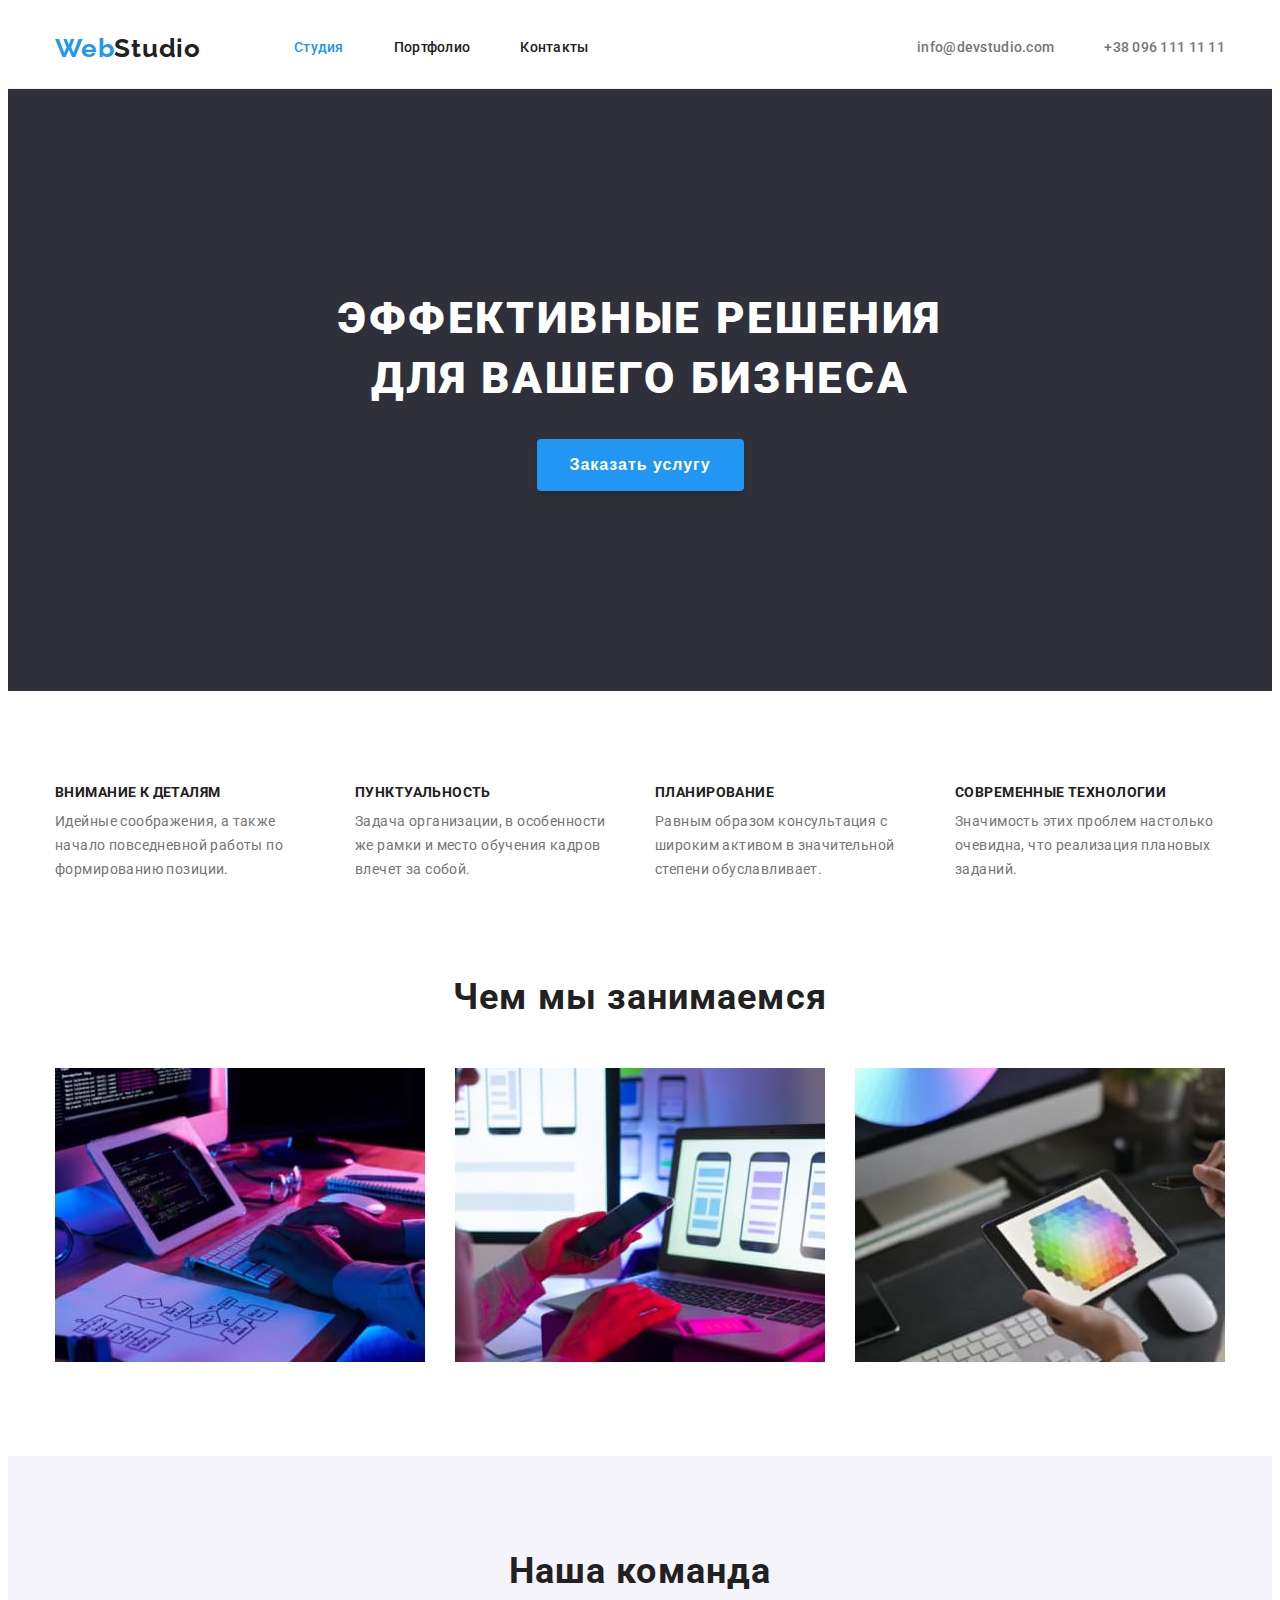
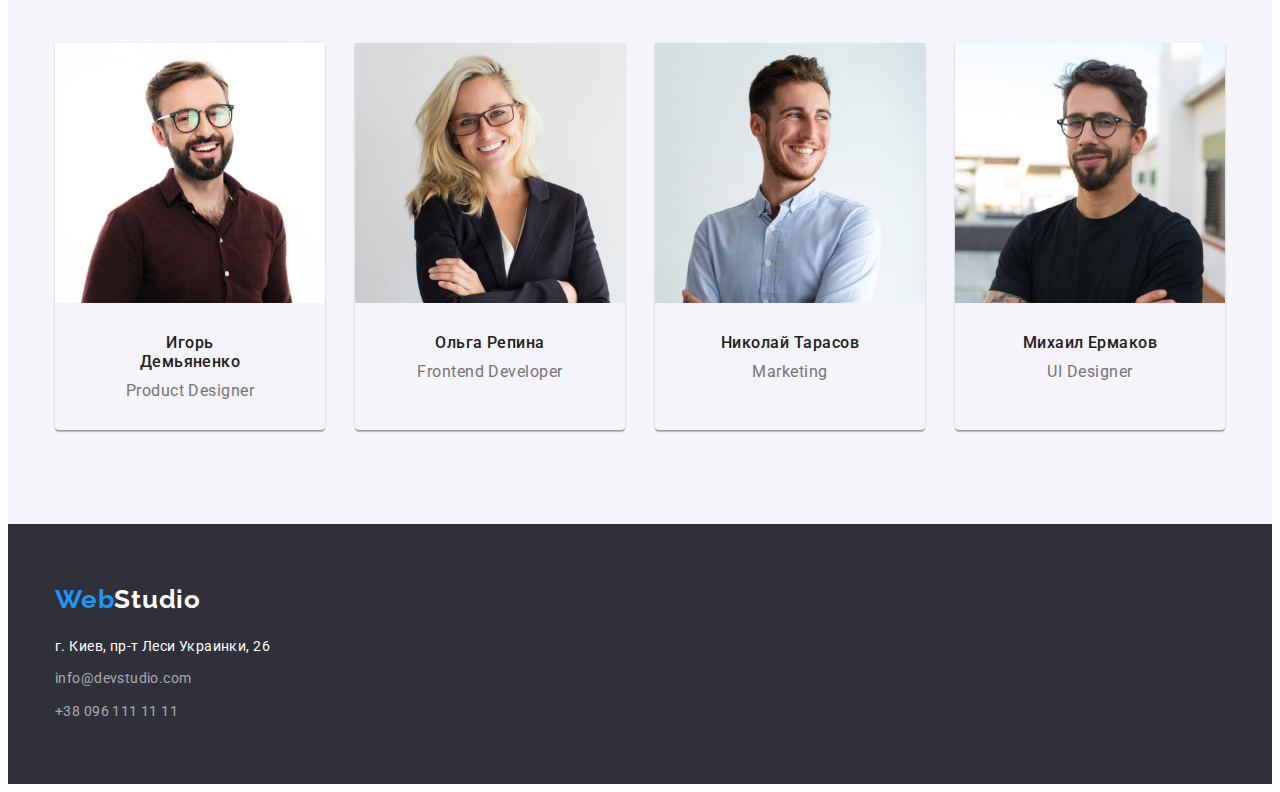
<file: index.html>
<!DOCTYPE html>
<html lang="ru">
  <head>
    <meta charset="UTF-8" />
    <meta http-equiv="X-UA-Compatible" content="IE=edge" />
    <meta name="viewport" content="width=device-width, initial-scale=1.0" />
    <title>WebStudio</title>

    <link rel="preconnect" href="https://fonts.googleapis.com" />
    <link rel="preconnect" href="https://fonts.gstatic.com" crossorigin />
    <link
      href="https://fonts.googleapis.com/css2?family=Raleway:wght@700&family=Roboto:wght@400;500;700;900&display=swap"
      rel="stylesheet"
    />

    <link
      rel="stylesheet"
      href="https://cdnjs.cloudflare.com/ajax/libs/modern-normalize/1.1.0/modern-normalize.min.css"
      integrity="sha512-wpPYUAdjBVSE4KJnH1VR1HeZfpl1ub8YT/NKx4PuQ5NmX2tKuGu6U/JRp5y+Y8XG2tV+wKQpNHVUX03MfMFn9Q=="
      crossorigin="anonymous"
      referrerpolicy="no-referrer"
    />
    <link rel="stylesheet" href="./css/styles.css" />
  </head>
  <body class="page">
    <!-- header -->

    <header class="header">
      <div class="container header-container">
        <a class="header-logo link" href="./index.html" lang="en">
          Web<span class="additional-logo-color">Studio</span>
        </a>

        <nav class="navigation">
          <ul class="navigation-list list">
            <li class="navigation-list-item">
              <a class="navigation-list-link link current" href="./index.html">Студия</a>
            </li>
            <li class="navigation-list-item">
              <a class="navigation-list-link link" href="./portfolio.html">Портфолио</a>
            </li>
            <li class="navigation-list-item">
              <a class="navigation-list-link link" href="">Контакты</a>
            </li>
          </ul>
        </nav>

        <ul class="header-contacts-list list">
          <li class="header-contacts-list-item">
            <a class="header-contacts-list-link link" href="mailto:info@devstudio.com"
              >info@devstudio.com</a
            >
          </li>
          <li class="header-contacts-list-item">
            <a class="header-contacts-list-link link" href="tel:+380961111111">+38 096 111 11 11</a>
          </li>
        </ul>
      </div>
    </header>

    <main>
      <!-- hero -->

      <section class="hero">
        <div class="container">
          <h1 class="hero-title title-no-margin">
            Эффективные решения <br />
            для вашего бизнеса
          </h1>
          <button class="hero-btn" type="button">Заказать услугу</button>
        </div>
      </section>

      <!-- about-us -->

      <section class="about-us">
        <div class="container">
          <h2 class="hidden">O нас</h2>
          <ul class="about-us-list list">
            <li class="about-us-list-item">
              <h3 class="about-us-list-title title-no-margin">Внимание к деталям</h3>
              <p class="about-us-list-descr p-no-margin">
                Идейные соображения, а также <br />
                начало повседневной работы по формированию позиции.
              </p>
            </li>
            <li class="about-us-list-item">
              <h3 class="about-us-list-title title-no-margin">Пунктуальность</h3>
              <p class="about-us-list-descr p-no-margin">
                Задача организации, в особенности же рамки и место обучения кадров влечет за собой.
              </p>
            </li>
            <li class="about-us-list-item">
              <h3 class="about-us-list-title title-no-margin">Планирование</h3>
              <p class="about-us-list-descr p-no-margin">
                Равным образом консультация с широким активом в значительной степени обуславливает.
              </p>
            </li>
            <li class="about-us-list-item">
              <h3 class="about-us-list-title title-no-margin">Современные технологии</h3>
              <p class="about-us-list-descr p-no-margin">
                Значимость этих проблем настолько очевидна, что реализация плановых заданий.
              </p>
            </li>
          </ul>
        </div>
      </section>

      <!-- our-work -->

      <section class="our-work">
        <div class="container">
          <h2 class="our-work-title title-no-margin">Чем мы занимаемся</h2>
          <ul class="our-work-list list">
            <li class="our-work-list-item">
              <img
                class="our-work-list-img"
                src="./images/our-work/our-work-img-1.jpg"
                alt="разработка приложения"
                width="370"
                height="294"
              />
            </li>
            <li class="our-work-list-item">
              <img
                class="our-work-list-img"
                src="./images/our-work/our-work-img-2.jpg"
                alt="тестировка приложения"
                width="370"
                height="294"
              />
            </li>
            <li class="our-work-list-item">
              <img
                class="our-work-list-img"
                src="./images/our-work/our-work-img-3.jpg"
                alt="графическое редактирование"
                width="370"
                height="294"
              />
            </li>
          </ul>
        </div>
      </section>

      <!-- our-team -->

      <section class="our-team">
        <div class="container">
          <h2 class="our-team-title title-no-margin">Наша команда</h2>

          <ul class="our-team-list list">
            <li class="our-team-list-item">
              <img
                class="our-team-list-img"
                src="./images/our-team/our-yeam-img-igor.jpg"
                alt="Игорь Демьяненко"
                width="270"
                height="260"
              />
              <div class="team-card-container">
                <h3 class="our-team-list-name title-no-margin">Игорь Демьяненко</h3>
                <p class="our-team-list-descr p-no-margin">Product Designer</p>
              </div>
            </li>
            <li class="our-team-list-item">
              <img
                class="our-team-list-img"
                src="./images/our-team/our-yeam-img-olga.jpg"
                alt="Ольга Репина"
                width="270"
                height="260"
              />
              <div class="team-card-container">
                <h3 class="our-team-list-name title-no-margin">Ольга Репина</h3>
                <p class="our-team-list-descr p-no-margin">Frontend Developer</p>
              </div>
            </li>
            <li class="our-team-list-item">
              <img
                class="our-team-list-img"
                src="./images/our-team/our-yeam-img-nikolai.jpg"
                alt="Николай Тарасов"
                width="270"
                height="260"
              />
              <div class="team-card-container">
                <h3 class="our-team-list-name title-no-margin">Николай Тарасов</h3>
                <p class="our-team-list-descr p-no-margin">Marketing</p>
              </div>
            </li>
            <li class="our-team-list-item">
              <img
                class="our-team-list-img"
                src="./images/our-team/our-yeam-img-michael.jpg"
                alt="Михаил Ермаков"
                width="270"
                height="260"
              />
              <div class="team-card-container">
                <h3 class="our-team-list-name title-no-margin">Михаил Ермаков</h3>
                <p class="our-team-list-descr p-no-margin">UI Designer</p>
              </div>
            </li>
          </ul>
        </div>
      </section>
    </main>

    <!-- footer -->

    <footer class="footer">
      <div class="container">
        <a class="footer-logo link" href="./index.html" lang="en">
          Web<span class="additional-footer-logo-color">Studio</span>
        </a>

        <address class="footer-adress">
          <ul class="footer-adress-list list">
            <li class="footer-adress-list-item">
              <a
                class="footer-adress-list-link link"
                href="https://goo.gl/maps/GkhVgALrAWbUuMnt9"
                rel="noopener, noindex, nofollow "
                target="_blank"
                >г. Киев, пр-т Леси Украинки, 26</a
              >
            </li>
            <li class="footer-adress-list-item">
              <a class="footer-adress-list-link link" href="mailto:info@devstudio.com"
                >info@devstudio.com</a
              >
            </li>
            <li class="footer-adress-list-item">
              <a class="footer-adress-list-link link" href="tel:+380961111111">+38 096 111 11 11</a>
            </li>
          </ul>
        </address>
      </div>
    </footer>
  </body>
</html>
</file>
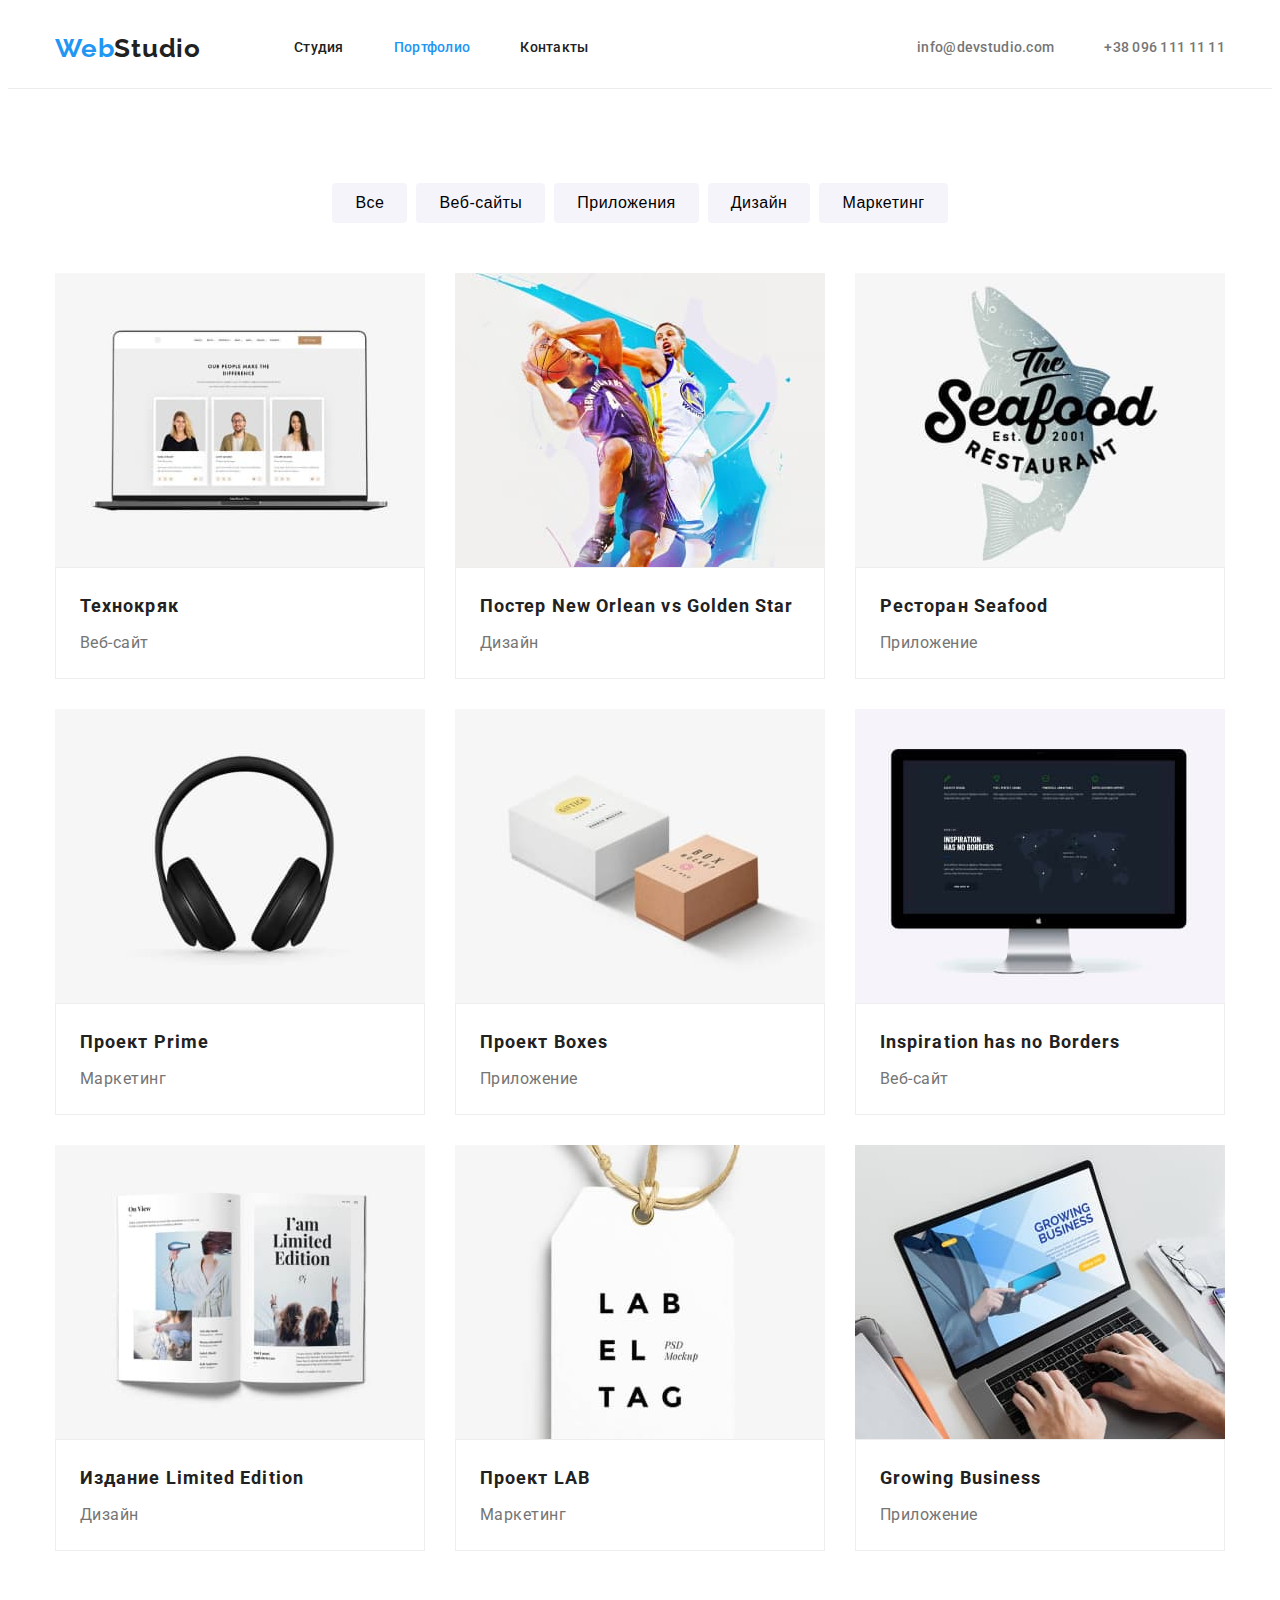
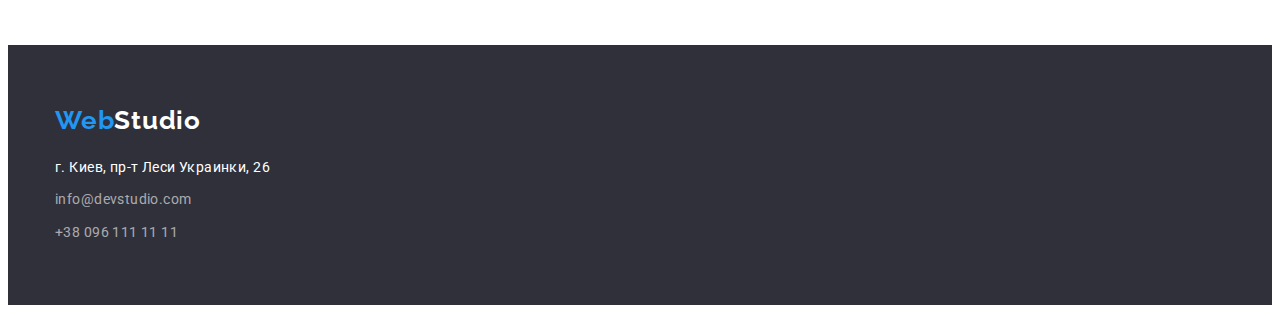
<file: portfolio.html>
<!DOCTYPE html>
<html lang="ru">
  <head>
    <meta charset="UTF-8" />
    <meta http-equiv="X-UA-Compatible" content="IE=edge" />
    <meta name="viewport" content="width=device-width, initial-scale=1.0" />
    <title>Portfolio</title>

    <link rel="preconnect" href="https://fonts.googleapis.com" />
    <link rel="preconnect" href="https://fonts.gstatic.com" crossorigin />
    <link
      href="https://fonts.googleapis.com/css2?family=Raleway:wght@700&family=Roboto:wght@400;500;700;900&display=swap"
      rel="stylesheet"
    />

    <link
      rel="stylesheet"
      href="https://cdnjs.cloudflare.com/ajax/libs/modern-normalize/1.1.0/modern-normalize.min.css"
      integrity="sha512-wpPYUAdjBVSE4KJnH1VR1HeZfpl1ub8YT/NKx4PuQ5NmX2tKuGu6U/JRp5y+Y8XG2tV+wKQpNHVUX03MfMFn9Q=="
      crossorigin="anonymous"
      referrerpolicy="no-referrer"
    />
    <link rel="stylesheet" href="./css/styles.css" />
  </head>
  <body>
    <!-- header -->

    <header class="header">
      <div class="container header-container">
        <a class="header-logo link" href="./index.html" lang="en">
          Web<span class="additional-logo-color">Studio</span>
        </a>

        <nav class="navigation">
          <ul class="navigation-list list">
            <li class="navigation-list-item">
              <a class="navigation-list-link link" href="./index.html">Студия</a>
            </li>
            <li class="navigation-list-item">
              <a class="navigation-list-link link current" href="./portfolio.html">Портфолио</a>
            </li>
            <li class="navigation-list-item">
              <a class="navigation-list-link link" href="">Контакты</a>
            </li>
          </ul>
        </nav>

        <ul class="header-contacts-list list">
          <li class="header-contacts-list-item">
            <a class="header-contacts-list-link link" href="mailto:info@devstudio.com"
              >info@devstudio.com</a
            >
          </li>
          <li class="header-contacts-list-item">
            <a class="header-contacts-list-link link" href="tel:+380961111111">+38 096 111 11 11</a>
          </li>
        </ul>
      </div>
    </header>

    <main>
      <!-- Portfolio -->

      <section class="portfolio">
        <div class="container">
          <h1 class="hidden">Портфолио</h1>

          <ul class="filter-list list">
            <li class="filter-list-item">
              <button class="filter-list-btn" type="button">Все</button>
            </li>
            <li class="filter-list-item">
              <button class="filter-list-btn" type="button">Веб-сайты</button>
            </li>
            <li class="filter-list-item">
              <button class="filter-list-btn" type="button">Приложения</button>
            </li>
            <li class="filter-list-item">
              <button class="filter-list-btn" type="button">Дизайн</button>
            </li>
            <li class="filter-list-item">
              <button class="filter-list-btn" type="button">Маркетинг</button>
            </li>
          </ul>

          <ul class="portfolio-list list">
            <li class="portfolio-list-item">
              <a class="portfolio-list-link link" href="" rel="noopener noreferrer nofollow">
                <img
                  class="portfolio-list-img"
                  src="./images/portfolio/portfolio-img-1.jpg"
                  alt="ноутбук"
                  width="370"
                  height="294"
                />
                <div class="portfolio-card-content">
                  <h2 class="portfolio-list-title title-no-margin">Технокряк</h2>
                  <p class="portfolio-list-descr p-no-margin">Веб-сайт</p>
                </div>
              </a>
            </li>
            <li class="portfolio-list-item">
              <a class="portfolio-list-link link" href="" rel="noopener noreferrer nofollow">
                <img
                  class="portfolio-list-img"
                  src="./images/portfolio/portfolio-img-2.jpg"
                  alt="игра баскетболистов"
                  width="370"
                  height="294"
                />
                <div class="portfolio-card-content">
                  <h2 class="portfolio-list-title title-no-margin">
                    Постер <span lang="en">New Orlean vs Golden Star</span>
                  </h2>
                  <p class="portfolio-list-descr p-no-margin">Дизайн</p>
                </div>
              </a>
            </li>
            <li class="portfolio-list-item">
              <a class="portfolio-list-link link" href="" rel="noopener noreferrer nofollow">
                <img
                  class="portfolio-list-img"
                  src="./images/portfolio/portfolio-img-3.jpg"
                  alt="логотип seafood"
                  width="370"
                  height="294"
                />
                <div class="portfolio-card-content">
                  <h2 class="portfolio-list-title title-no-margin">
                    Ресторан <span lang="en">Seafood</span>
                  </h2>
                  <p class="portfolio-list-descr p-no-margin">Приложение</p>
                </div>
              </a>
            </li>
            <li class="portfolio-list-item">
              <a class="portfolio-list-link link" href="" rel="noopener noreferrer nofollow">
                <img
                  class="portfolio-list-img"
                  src="./images/portfolio/portfolio-img-4.jpg"
                  alt="наушники"
                  width="370"
                  height="294"
                />
                <div class="portfolio-card-content">
                  <h2 class="portfolio-list-title title-no-margin">
                    Проект <span lang="en">Prime</span>
                  </h2>
                  <p class="portfolio-list-descr p-no-margin">Маркетинг</p>
                </div>
              </a>
            </li>
            <li class="portfolio-list-item">
              <a class="portfolio-list-link link" href="" rel="noopener noreferrer nofollow">
                <img
                  class="portfolio-list-img"
                  src="./images/portfolio/portfolio-img-5.jpg"
                  alt="2 коробки"
                  width="370"
                  height="294"
                />
                <div class="portfolio-card-content">
                  <h2 class="portfolio-list-title title-no-margin">
                    Проект <span lang="en">Boxes</span>
                  </h2>
                  <p class="portfolio-list-descr p-no-margin">Приложение</p>
                </div>
              </a>
            </li>
            <li class="portfolio-list-item">
              <a class="portfolio-list-link link" href="" rel="noopener noreferrer nofollow">
                <img
                  class="portfolio-list-img"
                  src="./images/portfolio/portfolio-img-6.jpg"
                  alt="монитор"
                  width="370"
                  height="294"
                />
                <div class="portfolio-card-content">
                  <h2 class="portfolio-list-title title-no-margin" lang="en">
                    Inspiration has no Borders
                  </h2>
                  <p class="portfolio-list-descr p-no-margin">Веб-сайт</p>
                </div>
              </a>
            </li>
            <li class="portfolio-list-item">
              <a class="portfolio-list-link link" href="" rel="noopener noreferrer nofollow">
                <img
                  class="portfolio-list-img"
                  src="./images/portfolio/portfolio-img-7.jpg"
                  alt="издание газеты"
                  width="370"
                  height="294"
                />
                <div class="portfolio-card-content">
                  <h2 class="portfolio-list-title title-no-margin">
                    Издание <span lang="en">Limited Edition</span>
                  </h2>
                  <p class="portfolio-list-descr p-no-margin">Дизайн</p>
                </div>
              </a>
            </li>
            <li class="portfolio-list-item">
              <a class="portfolio-list-link link" href="" rel="noopener noreferrer nofollow">
                <img
                  class="portfolio-list-img"
                  src="./images/portfolio/portfolio-img-8.jpg"
                  alt="бирка"
                  width="370"
                  height="294"
                />
                <div class="portfolio-card-content">
                  <h2 class="portfolio-list-title title-no-margin">
                    Проект <span lang="en">LAB</span>
                  </h2>
                  <p class="portfolio-list-descr p-no-margin">Маркетинг</p>
                </div>
              </a>
            </li>
            <li class="portfolio-list-item">
              <a class="portfolio-list-link link" href="" rel="noopener noreferrer nofollow">
                <img
                  class="portfolio-list-img"
                  src="./images/portfolio/portfolio-img-9.jpg"
                  alt="мужчина печатает на ноутбуке"
                  width="370"
                  height="294"
                />
                <div class="portfolio-card-content">
                  <h2 class="portfolio-list-title title-no-margin" lang="en">Growing Business</h2>
                  <p class="portfolio-list-descr p-no-margin">Приложение</p>
                </div>
              </a>
            </li>
          </ul>
        </div>
      </section>
    </main>
    <!-- footer -->

    <footer class="footer">
      <div class="container">
        <a class="footer-logo link" href="./index.html" lang="en">
          Web<span class="additional-footer-logo-color">Studio</span>
        </a>

        <address class="footer-adress">
          <ul class="footer-adress-list list">
            <li class="footer-adress-list-item">
              <a
                class="footer-adress-list-link link"
                href="https://goo.gl/maps/GkhVgALrAWbUuMnt9"
                rel="noopener, noindex, nofollow "
                target="_blank"
                >г. Киев, пр-т Леси Украинки, 26</a
              >
            </li>
            <li class="footer-adress-list-item">
              <a class="footer-adress-list-link link" href="mailto:info@devstudio.com"
                >info@devstudio.com</a
              >
            </li>
            <li class="footer-adress-list-item">
              <a class="footer-adress-list-link link" href="tel:+380961111111">+38 096 111 11 11</a>
            </li>
          </ul>
        </address>
      </div>
    </footer>
  </body>
</html>
</file>
<file: css/styles.css>
:root {
  --secondary-text-color: #757575;
  --main-text-color: #212121;
  --accent-color: #2196f3;
  --secondary-accent-color: #ffffff;
  --adress-color: rgba(255, 255, 255, 0.6);
  --dark-background-color: #2f303a;
  --light-background-color: #f5f4fa;
  --card-set-gap: 30px;
}

html {
  box-sizing: border-box;
}

*,
*:before,
*:after {
  box-sizing: inherit;
}

body {
  font-family: 'Roboto', sans-serif;
  color: var(--main-text-color);
}

img {
  display: block;
  width: 100%;
}

.link {
  text-decoration: none;
}

.list {
  list-style: none;
  margin: 0;
  padding: 0;
}

.title-no-margin {
  margin: 0;
}

.p-no-margin {
  margin: 0;
}

.hidden {
  position: fixed;
  transform: scale(0);
}

.navigation .current {
  color: var(--accent-color);
}

.container {
  margin: 0 auto;
  width: 1200px;
  padding-left: 15px;
  padding-right: 15px;
}
/* header */

.header {
  border-bottom: 1px solid #ECECEC;
}

.header-container {
  display: flex;
  align-items: center;
}

.header-logo {
  font-family: 'Raleway';
  font-weight: 700;
  font-size: 26px;
  line-height: 1.19;
  letter-spacing: 0.03em;
  color: var(--accent-color);
}

.additional-logo-color {
  color: var(--main-text-color);
}

.navigation-list {
  display: flex;
  margin-left: 93px;
}

.navigation-list-item:not(:last-child) {
  margin-right: 50px;
}

.navigation-list-link {
  display: block;
  padding-top: 32px;
  padding-bottom: 32px;
  font-weight: 500;
  font-size: 14px;
  line-height: 1.14;
  letter-spacing: 0.02em;
  color: inherit;
}

.navigation-list-link:hover,
.navigation-list-link:focus {
  color: var(--accent-color);
}

.header-contacts-list {
  display: flex;
  margin-left: auto;
}

.header-contacts-list-item:not(:last-child) {
  margin-right: 50px;
}

.header-contacts-list-link {
  display: block;
  padding-top: 32px;
  padding-bottom: 32px;
  font-weight: 500;
  font-size: 14px;
  line-height: 1.14;
  letter-spacing: 0.02em;
  color: var(--secondary-text-color);
}

.header-contacts-list-link:hover,
.header-contacts-list-link:focus {
  color: var(--accent-color);
}

/* end-header */

/* hero */

.hero {
  background-color: var(--dark-background-color);
  padding-top: 200px;
  padding-bottom: 200px;
  text-align: center;
}
.hero-title {
  font-weight: 900;
  font-size: 44px;
  line-height: 1.36;
  letter-spacing: 0.06em;
  text-transform: uppercase;
  color: var(--secondary-accent-color);
  margin-bottom: 30px;
}

.hero-btn {
  font-weight: 700;
  font-size: 16px;
  line-height: 1.87;
  letter-spacing: 0.06em;
  cursor: pointer;
  box-shadow: 0px 4px 4px rgba(0, 0, 0, 0.15);
  border-radius: 4px;
  padding: 10px 32px;
  border: 1px solid transparent;
  background-color: var(--accent-color);

  color: var(--secondary-accent-color);
}

/* end-hero */

/* about-us */
.about-us {
  padding-top: 94px;
  padding-bottom: 94px;
}

.about-us-list {
  display: flex;
}

.about-us-list-item {
  width: 270px;
}

.about-us-list-item:not(:last-child) {
  margin-right: 30px;
  
}

.about-us-list-title {
  font-weight: 700;
  font-size: 14px;
  line-height: 1.14;
  letter-spacing: 0.03em;
  text-transform: uppercase;
  margin-bottom: 10px;
}

.about-us-list-descr {
  font-size: 14px;
  line-height: 1.71;
  letter-spacing: 0.03em;
  color: var(--secondary-text-color);
}

/* end-about-us */

/* our-work */

.our-work {
  padding-bottom: 94px;
}

.our-work-list {
  display: flex;
  justify-content: space-between;
}

.our-work-title {
  font-weight: 700;
  font-size: 36px;
  line-height: 1.17;
  text-align: center;
  letter-spacing: 0.03em;
  margin-bottom: 50px;
}

/* end-our-work */

/* our-team */

.our-team {
  padding-top: 94px;
  padding-bottom: 94px;
  background-color: var(--light-background-color);
}

.our-team-list {
  display: flex;
  justify-content: space-between;
}

.our-team-title {
  font-weight: 700;
  font-size: 36px;
  line-height: 1.17;
  text-align: center;
  letter-spacing: 0.03em;
  margin-bottom: 50px;
}

.our-team-list-item {
  width: 270px;
  
  text-align: center;
  box-shadow: 0px 1px 3px rgba(0, 0, 0, 0.12), 0px 1px 1px rgba(0, 0, 0, 0.14),
    0px 2px 1px rgba(0, 0, 0, 0.2);
  border-radius: 0px 0px 4px 4px;
}

.team-card-container {
  padding: 30px 59px;
}

.our-team-list-name {
  font-weight: 500;
  font-size: 16px;
  line-height: 1.19;
  letter-spacing: 0.03em;
  margin-bottom: 10px;
}

.our-team-list-descr {
  font-weight: 400;
  font-size: 16px;
  line-height: 1.19;
  letter-spacing: 0.03em;
  color: var(--secondary-text-color);
}

/* end-our-team */

/* footer */

.footer {
  padding-top: 60px;
  padding-bottom: 60px;
  background-color: var(--dark-background-color);
}

.footer-logo {
  display: inline-block;
  font-family: 'Raleway', sans-serif;
  font-weight: 700;
  font-size: 26px;
  line-height: 1.19;
  letter-spacing: 0.03em;
  color: var(--accent-color);
  margin-bottom: 20px;
}

.additional-footer-logo-color {
  color: var(--secondary-accent-color);
}

.footer-adress-list-link {
  font-style: normal;
  font-weight: 400;
  font-size: 14px;
  line-height: 1.71;
  letter-spacing: 0.03em;
  color: var(--adress-color);
}

.footer-adress-list-link:hover,
.footer-adress-list-link:focus {
  color: var(--secondary-accent-color);
}

a[href="https://goo.gl/maps/GkhVgALrAWbUuMnt9"]
{
  color: var(--secondary-accent-color);
}
/* end-footer */

/* portfolio */

.portfolio {
  padding-top: 94px;
  padding-bottom: 94px;
}

.filter-list {
  margin-bottom: 50px;
  display: flex;
  justify-content: center;
}

.filter-list-btn {
  font-weight: 500;
  font-size: 16px;
  line-height: 1.62;
  letter-spacing: 0.03em;
  cursor: pointer;
  background-color: #f5f4fa;
  padding: 6px 22px;
  border: 1px solid transparent;
  border-radius: 4px;
}

.filter-list-item:not(:last-child) {
  margin-right: 9px;
}

.filter-list-btn:hover,
.filter-list-btn:focus {
  color: var(--secondary-accent-color);
  background-color: var(--accent-color);
  box-shadow: 0px 3px 1px rgba(0, 0, 0, 0.1), 0px 1px 2px rgba(0, 0, 0, 0.08),
    0px 2px 2px rgba(0, 0, 0, 0.12);
}

.portfolio-list {
  display: flex;
  flex-wrap: wrap;
  margin-top: calc(-1 * var(--card-set-gap));
  margin-left: calc(-1 * var(--card-set-gap));
}

.portfolio-list-item {
  margin-left: var(--card-set-gap);
  margin-top: var(--card-set-gap);
  flex-basis: (100% / 3 - var(--card-set-gap));
}

.portfolio-card-content {
 padding: 20px 24px;
border: 1px solid #EEEEEE;
}

.portfolio-list-title {
  margin-bottom: 4px;
  font-weight: 700;
  font-size: 18px;
  line-height: 2;
  letter-spacing: 0.06em;
  color: var(--main-text-color);
}

.portfolio-list-descr {
  font-size: 16px;
  line-height: 1.87;
  letter-spacing: 0.03em;
  color: var(--secondary-text-color);
}

.footer-adress-list-item:not(:last-child) {
  margin-bottom: 9px;
}

/* portfolio-end */
</file>
